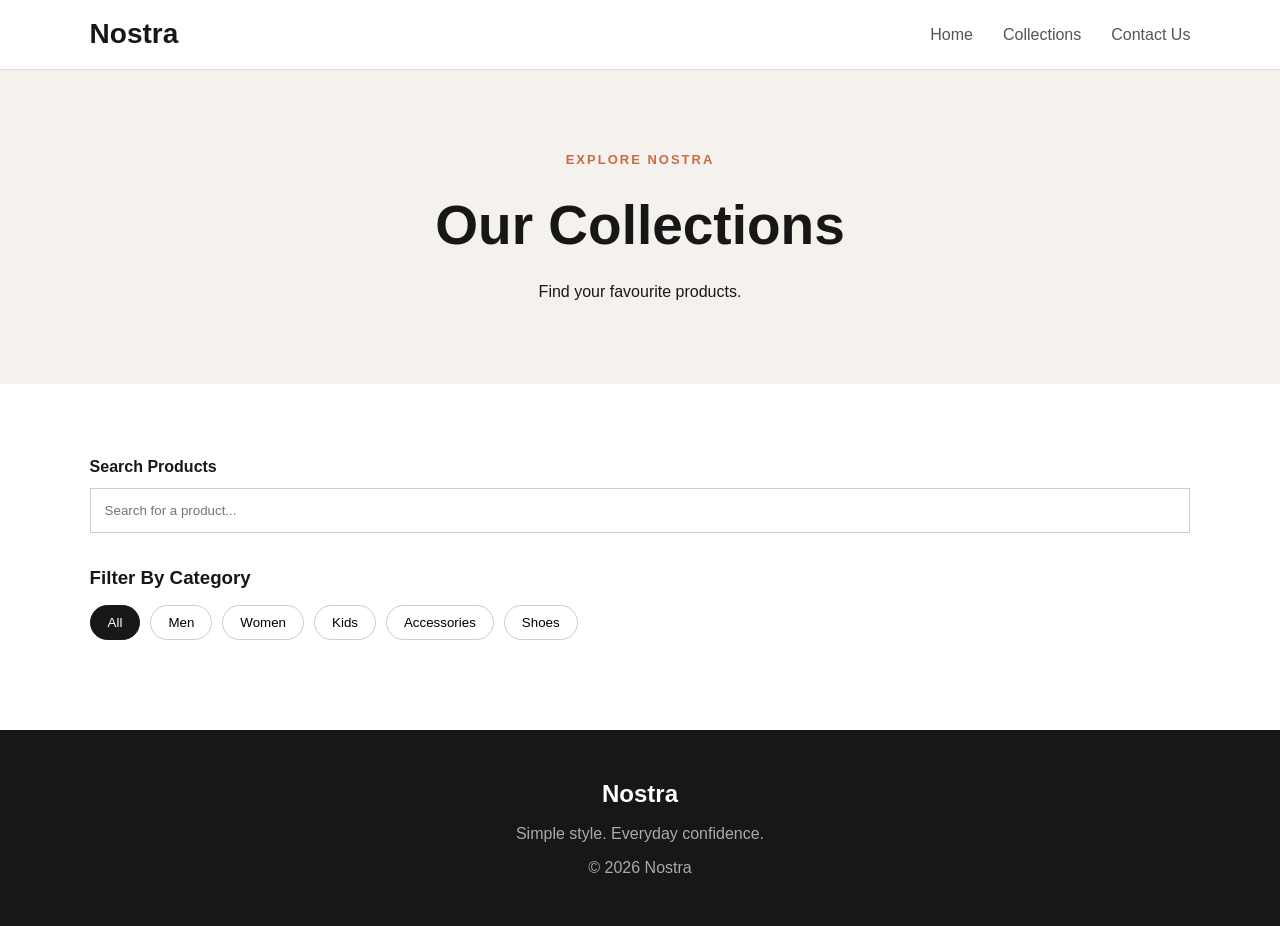
<file: collections.html>
<!DOCTYPE html>
<html lang="en">

<head>

    <meta charset="UTF-8">

    <meta name="viewport" content="width=device-width, initial-scale=1.0">

    <title>Nostra - Collections</title>

    <link rel="stylesheet" href="style.css">

</head>

<body>


    <!-- NAVBAR -->

    <nav class="navbar">

        <h1 class="logo">Nostra</h1>

        <div class="nav-links" id="navLinks">

            <a href="index.html">
                Home
            </a>

            <a href="collections.html">
                Collections
            </a>

            <a href="contact.html">
                Contact Us
            </a>

        </div>

        <button id="menuButton" class="menu-button">
            ☰
        </button>

    </nav>


    <!-- PAGE TITLE -->

    <section class="page-heading">

        <p class="small-title">
            EXPLORE NOSTRA
        </p>

        <h1>Our Collections</h1>

        <p>
            Find your favourite products.
        </p>

    </section>


    <!-- SEARCH + FILTER -->

    <section class="collection-section">


        <!-- SEARCH -->

        <div class="search-section">

            <label for="search">
                Search Products
            </label>

            <input type="text" id="search" placeholder="Search for a product...">

        </div>


        <!-- CATEGORY FILTER -->

        <div class="filter-section">

            <h3>Filter By Category</h3>

            <div class="filter-buttons">

                <button class="filter-btn active" data-category="All">
                    All
                </button>

                <button class="filter-btn" data-category="Men">
                    Men
                </button>

                <button class="filter-btn" data-category="Women">
                    Women
                </button>

                <button class="filter-btn" data-category="Kids">
                    Kids
                </button>

                <button class="filter-btn" data-category="Accessories">
                    Accessories
                </button>

                <button class="filter-btn" data-category="Shoes">
                    Shoes
                </button>

            </div>

        </div>


        <p id="resultCount"></p>


        <!-- PRODUCTS -->

        <div class="product-grid" id="productContainer">
        </div>

    </section>


    <footer>

        <h2>Nostra</h2>

        <p>
            Simple style. Everyday confidence.
        </p>

        <p>
            &copy; 2026 Nostra
        </p>

    </footer>


    <script src="script.js"></script>

</body>

</html>
</file>
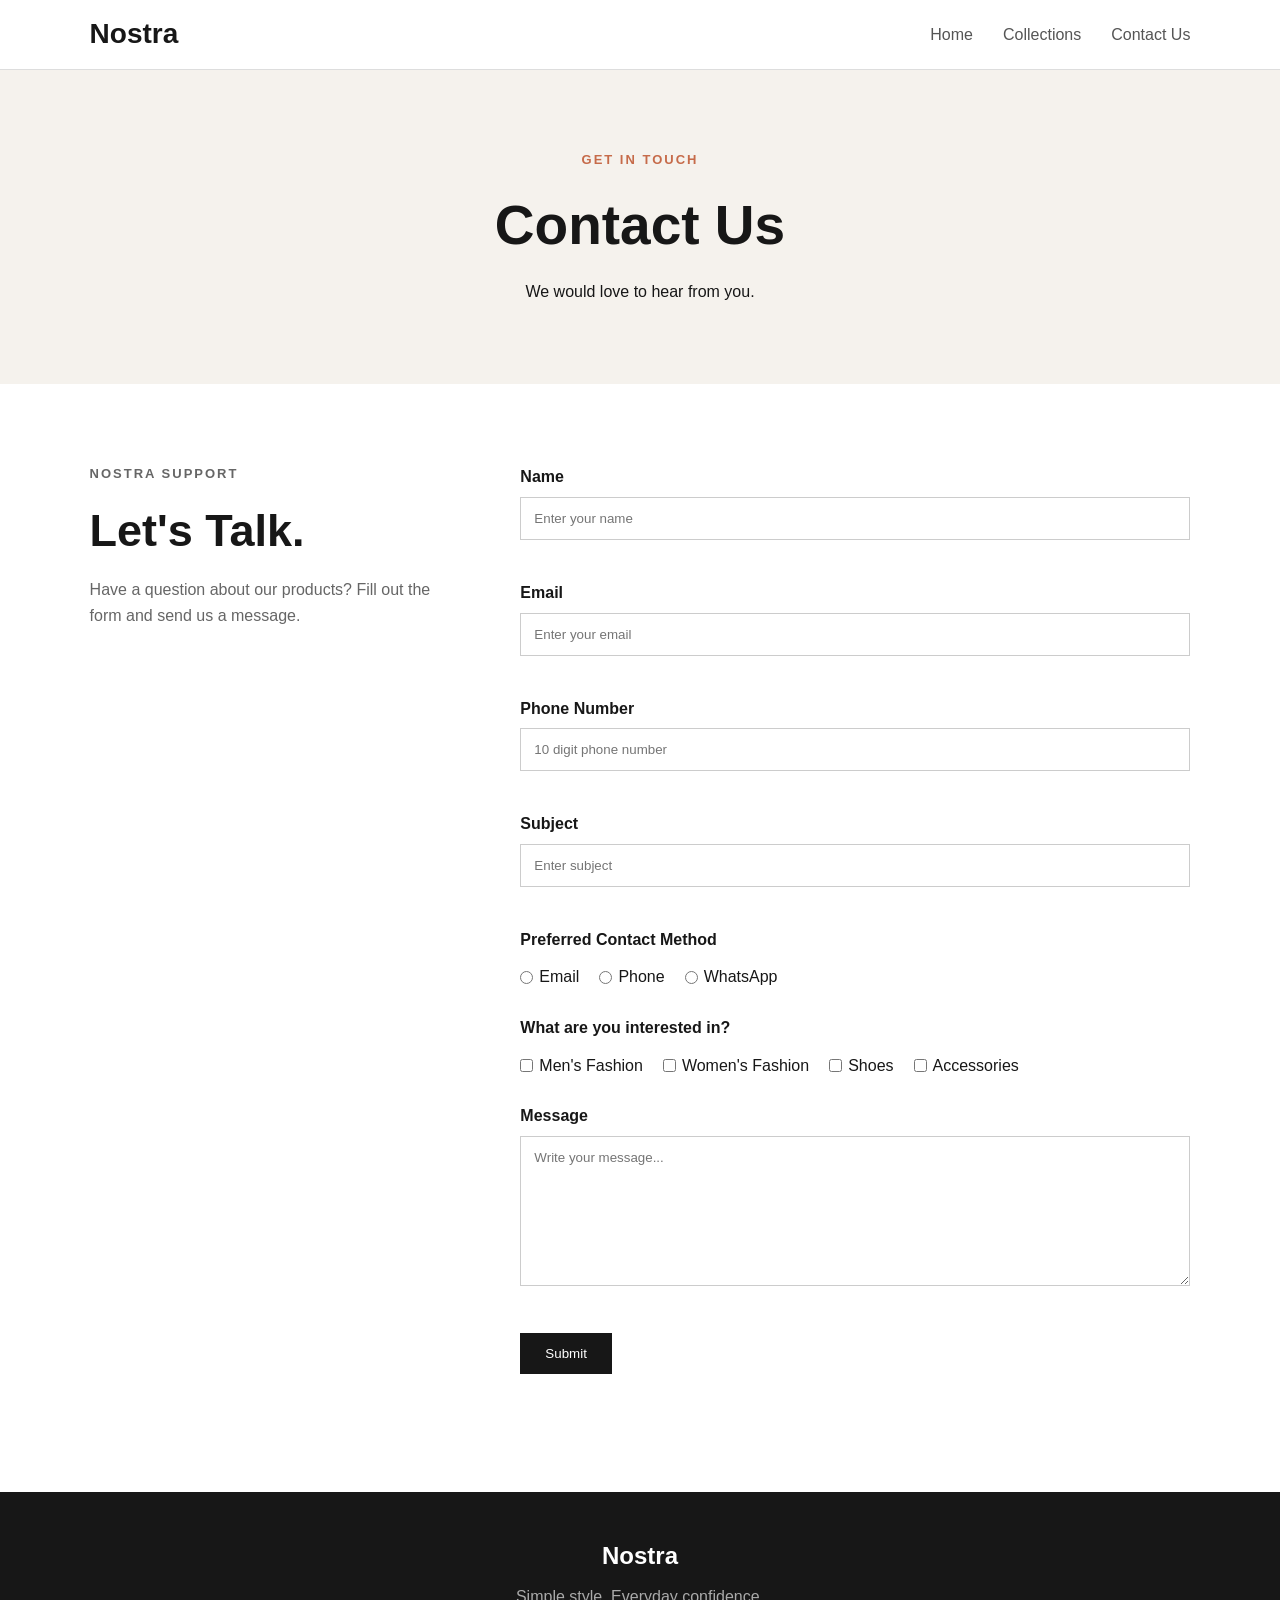
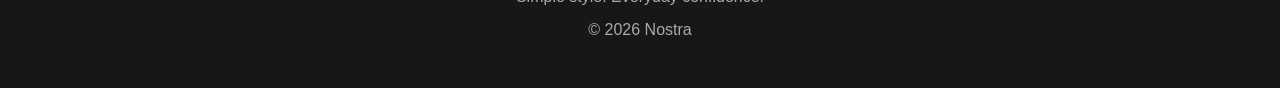
<file: contact.html>
<!DOCTYPE html>
<html lang="en">

<head>

    <meta charset="UTF-8">

    <meta name="viewport" content="width=device-width, initial-scale=1.0">

    <title>Nostra - Contact Us</title>

    <link rel="stylesheet" href="style.css">

</head>

<body>


    <!-- NAVBAR -->

    <nav class="navbar">

        <h1 class="logo">Nostra</h1>

        <div class="nav-links" id="navLinks">

            <a href="index.html">
                Home
            </a>

            <a href="collections.html">
                Collections
            </a>

            <a href="contact.html">
                Contact Us
            </a>

        </div>

        <button id="menuButton" class="menu-button">
            ☰
        </button>

    </nav>


    <!-- PAGE HEADING -->

    <section class="page-heading">

        <p class="small-title">
            GET IN TOUCH
        </p>

        <h1>Contact Us</h1>

        <p>
            We would love to hear from you.
        </p>

    </section>


    <!-- CONTACT FORM -->

    <section class="contact-section">


        <div class="contact-information">

            <p class="small-title">
                NOSTRA SUPPORT
            </p>

            <h2>
                Let's Talk.
            </h2>

            <p>
                Have a question about our products?
                Fill out the form and send us a message.
            </p>

        </div>


        <form id="contactForm" class="contact-form" novalidate>


            <!-- NAME -->

            <div class="form-group">

                <label for="name">
                    Name
                </label>

                <input type="text" id="name" placeholder="Enter your name">

                <p id="nameError" class="error"></p>

            </div>


            <!-- EMAIL -->

            <div class="form-group">

                <label for="email">
                    Email
                </label>

                <input type="text" id="email" placeholder="Enter your email">

                <p id="emailError" class="error"></p>

            </div>


            <!-- PHONE -->

            <div class="form-group">

                <label for="phone">
                    Phone Number
                </label>

                <input type="text" id="phone" maxlength="10" placeholder="10 digit phone number">

                <p id="phoneError" class="error"></p>

            </div>


            <!-- SUBJECT -->

            <div class="form-group">

                <label for="subject">
                    Subject
                </label>

                <input type="text" id="subject" placeholder="Enter subject">

                <p id="subjectError" class="error"></p>

            </div>


            <!-- RADIO BUTTONS -->

            <div class="form-group">

                <label>
                    Preferred Contact Method
                </label>


                <div class="radio-group">

                    <label>

                        <input type="radio" name="contactMethod" value="Email">

                        Email

                    </label>


                    <label>

                        <input type="radio" name="contactMethod" value="Phone">

                        Phone

                    </label>


                    <label>

                        <input type="radio" name="contactMethod" value="WhatsApp">

                        WhatsApp

                    </label>

                </div>

            </div>


            <!-- CHECKBOXES -->

            <div class="form-group">

                <label>
                    What are you interested in?
                </label>


                <div class="checkbox-group">

                    <label>

                        <input type="checkbox" name="interest" value="Men">

                        Men's Fashion

                    </label>


                    <label>

                        <input type="checkbox" name="interest" value="Women">

                        Women's Fashion

                    </label>


                    <label>

                        <input type="checkbox" name="interest" value="Shoes">

                        Shoes

                    </label>


                    <label>

                        <input type="checkbox" name="interest" value="Accessories">

                        Accessories

                    </label>

                </div>

            </div>


            <!-- MESSAGE -->

            <div class="form-group">

                <label for="message">
                    Message
                </label>

                <textarea id="message" maxlength="200" placeholder="Write your message..."></textarea>


                <div class="message-info">

                    <p id="messageError" class="error">
                    </p>
                </div>

            </div>


            <!-- SUBMIT -->

            <button type="submit" id="submitButton" class="main-button">
                Submit
            </button>


            <p id="successMessage" class="success">
            </p>


        </form>

    </section>


    <footer>

        <h2>Nostra</h2>

        <p>
            Simple style. Everyday confidence.
        </p>

        <p>
            &copy; 2026 Nostra
        </p>

    </footer>


    <script src="script.js"></script>

</body>

</html>
</file>
<file: style.css>
/* BASIC RESET */

* {
    margin: 0;
    padding: 0;
    box-sizing: border-box;
}


body {
    font-family: Arial, sans-serif;
    color: #171717;
    background-color: white;
    line-height: 1.6;
}


img {
    width: 100%;
    display: block;
}


a {
    text-decoration: none;
    color: inherit;
}


button,
input,
textarea {
    font-family: inherit;
}


/* NAVBAR */

.navbar {
    height: 70px;

    display: flex;

    align-items: center;

    justify-content: space-between;

    padding: 0 7%;

    border-bottom: 1px solid #ddd;

    background-color: white;

    position: sticky;

    top: 0;

    z-index: 10;
}


.logo {
    font-size: 28px;

    font-weight: bold;
}


.nav-links {
    display: flex;

    gap: 30px;
}


.nav-links a {
    color: #555;

    transition: 0.3s;
}


.nav-links a:hover {
    color: black;
}


.menu-button {
    display: none;

    border: none;

    background: none;

    font-size: 25px;

    cursor: pointer;
}


/* HERO */

.hero {
    display: grid;

    grid-template-columns: 1fr 1fr;

    min-height: 600px;

    background-color: #f5f2ed;
}


.hero-content {
    padding: 80px;

    display: flex;

    flex-direction: column;

    justify-content: center;
}


.small-title {
    color: #c66b4a;

    font-size: 13px;

    font-weight: bold;

    letter-spacing: 2px;
}


.hero-content h1 {
    font-size: 70px;

    line-height: 1;

    margin: 20px 0;
}


.hero-content p {
    color: #666;

    max-width: 450px;

    margin-bottom: 25px;
}


.hero-image {
    overflow: hidden;
}


.hero-image img {
    height: 100%;

    object-fit: cover;
}


/* BUTTON */

.main-button {
    display: inline-block;

    width: fit-content;

    border: none;

    background-color: #171717;

    color: white;

    padding: 13px 25px;

    cursor: pointer;

    transition: 0.3s;
}


.main-button:hover {
    background-color: #444;
}


.main-button:disabled {
    opacity: 0.4;

    cursor: not-allowed;
}


/* FEATURES */

.features {
    width: 86%;

    margin: auto;

    padding: 80px 0;

    display: grid;

    grid-template-columns:
        repeat(4, 1fr);

    gap: 20px;
}


.feature-card {
    border: 1px solid #ddd;

    padding: 25px;
}


.feature-card h3 {
    margin-bottom: 10px;
}


.feature-card p {
    color: #666;

    font-size: 14px;
}


/* GENERAL SECTION */

.section {
    width: 86%;

    margin: auto;

    padding: 80px 0;
}


.section-title {
    display: flex;

    justify-content: space-between;

    align-items: end;

    margin-bottom: 30px;
}


.section-title h2 {
    font-size: 38px;

    margin-top: 8px;
}


/* PRODUCT GRID */

.product-grid {
    display: grid;

    grid-template-columns:
        repeat(4, 1fr);

    gap: 25px;
}


.product-card {
    overflow: hidden;
}


.product-card img {
    aspect-ratio: 0.8;

    object-fit: cover;

    transition: 0.4s;
}


.product-card:hover img {
    transform: scale(1.04);
}


.product-card p {
    color: #777;

    font-size: 13px;

    margin-top: 10px;
}


.product-card h3 {
    font-size: 17px;

    margin: 3px 0;
}


/* NEWSLETTER */

.newsletter {
    background-color: #f5f2ed;

    padding: 70px 7%;

    display: grid;

    grid-template-columns:
        1fr 1fr;

    gap: 50px;

    align-items: center;
}


.newsletter h2 {
    font-size: 40px;

    margin: 10px 0;
}


.newsletter p {
    color: #666;
}


.newsletter form {
    display: grid;

    grid-template-columns: 1fr auto;

    gap: 10px;
}


.newsletter input {
    padding: 14px;

    border: 1px solid #ccc;

    outline: none;
}


#newsletterMessage {
    grid-column: 1 / -1;
}


/* PAGE HEADING */

.page-heading {
    text-align: center;

    background-color: #f5f2ed;

    padding: 80px 20px;
}


.page-heading h1 {
    font-size: 55px;

    margin: 10px 0;
}


/* COLLECTIONS */

.collection-section {
    width: 86%;

    margin: auto;

    padding: 70px 0;
}


.search-section {
    margin-bottom: 30px;
}


.search-section label {
    display: block;

    font-weight: bold;

    margin-bottom: 8px;
}


.search-section input {
    width: 100%;

    padding: 14px;

    border: 1px solid #ccc;

    outline: none;
}


.filter-section {
    margin-bottom: 20px;
}


.filter-buttons {
    display: flex;

    flex-wrap: wrap;

    gap: 10px;

    margin-top: 12px;
}


.filter-btn {
    padding: 9px 17px;

    border: 1px solid #ccc;

    background-color: white;

    cursor: pointer;

    border-radius: 20px;

    transition: 0.3s;
}


.filter-btn:hover,
.filter-btn.active {
    background-color: #171717;

    color: white;

    border-color: #171717;
}


#resultCount {
    color: #777;

    margin-bottom: 20px;
}


.no-products {
    grid-column: 1 / -1;

    text-align: center;

    padding: 60px;

    border: 1px dashed #ccc;

    color: #777;
}


/* CONTACT */

.contact-section {
    width: 86%;

    margin: auto;

    padding: 80px 0;

    display: grid;

    grid-template-columns:
        0.7fr 1.3fr;

    gap: 70px;
}


.contact-information h2 {
    font-size: 45px;

    margin: 10px 0;
}


.contact-information > p {
    color: #666;
}


.contact-form {
    display: flex;

    flex-direction: column;

    gap: 18px;
}


.form-group label {
    display: block;

    font-weight: bold;

    margin-bottom: 7px;
}


.form-group input[type="text"],
.form-group textarea {
    width: 100%;

    padding: 13px;

    border: 1px solid #ccc;

    outline: none;
}


.form-group textarea {
    min-height: 150px;

    resize: vertical;
}


/* RADIO + CHECKBOX */

.radio-group,
.checkbox-group {
    display: flex;

    flex-wrap: wrap;

    gap: 20px;

    padding-top: 5px;
}


.radio-group label,
.checkbox-group label {
    font-weight: normal;

    display: flex;

    gap: 6px;

    align-items: center;

    cursor: pointer;
}


.radio-group input,
.checkbox-group input {
    cursor: pointer;
}


/* FORM MESSAGES */

.error {
    color: #c33;

    font-size: 13px;

    min-height: 18px;

    margin-top: 4px;
}


.success {
    color: green;

    font-weight: bold;

    min-height: 20px;
}


.message-info {
    display: flex;

    justify-content: space-between;

    align-items: center;
}


#charCount {
    color: #777;

    font-size: 13px;
}


/* FOOTER */

footer {
    background-color: #171717;

    color: white;

    text-align: center;

    padding: 45px 20px;
}


footer p {
    color: #aaa;

    margin-top: 8px;
}


/* TABLET */

@media screen and (max-width: 900px) {

    .hero {
        grid-template-columns: 1fr;
    }


    .hero-content {
        padding: 70px 8%;
    }


    .hero-content h1 {
        font-size: 55px;
    }


    .hero-image {
        height: 500px;
    }


    .features {
        grid-template-columns:
            repeat(2, 1fr);
    }


    .product-grid {
        grid-template-columns:
            repeat(3, 1fr);
    }


    .contact-section {
        grid-template-columns: 1fr;
    }


    .newsletter {
        grid-template-columns: 1fr;
    }

}


/* MOBILE */

@media screen and (max-width: 768px) {

    .navbar {
        padding: 0 6%;
    }


    .menu-button {
        display: block;
    }


    .nav-links {
        display: none;

        position: absolute;

        top: 70px;

        left: 0;

        width: 100%;

        background-color: white;

        padding: 20px 6%;

        flex-direction: column;

        gap: 15px;

        border-bottom: 1px solid #ddd;
    }


    .nav-links.open {
        display: flex;
    }


    .section,
    .collection-section,
    .contact-section {
        width: 88%;
    }


    .product-grid {
        grid-template-columns:
            repeat(2, 1fr);
    }


    .features {
        width: 88%;
    }


    .newsletter {
        padding: 60px 6%;
    }


    .form-row {
        grid-template-columns: 1fr;
    }

}


/* SMALL MOBILE */

@media screen and (max-width: 480px) {

    .hero-content h1 {
        font-size: 43px;
    }


    .page-heading h1 {
        font-size: 42px;
    }


    .features {
        grid-template-columns: 1fr;
    }


    .product-grid {
        grid-template-columns:
            repeat(2, 1fr);

        gap: 18px 10px;
    }


    .newsletter form {
        grid-template-columns: 1fr;
    }


    .newsletter .main-button {
        width: 100%;
    }


    .radio-group,
    .checkbox-group {
        flex-direction: column;

        gap: 10px;
    }

}
</file>
